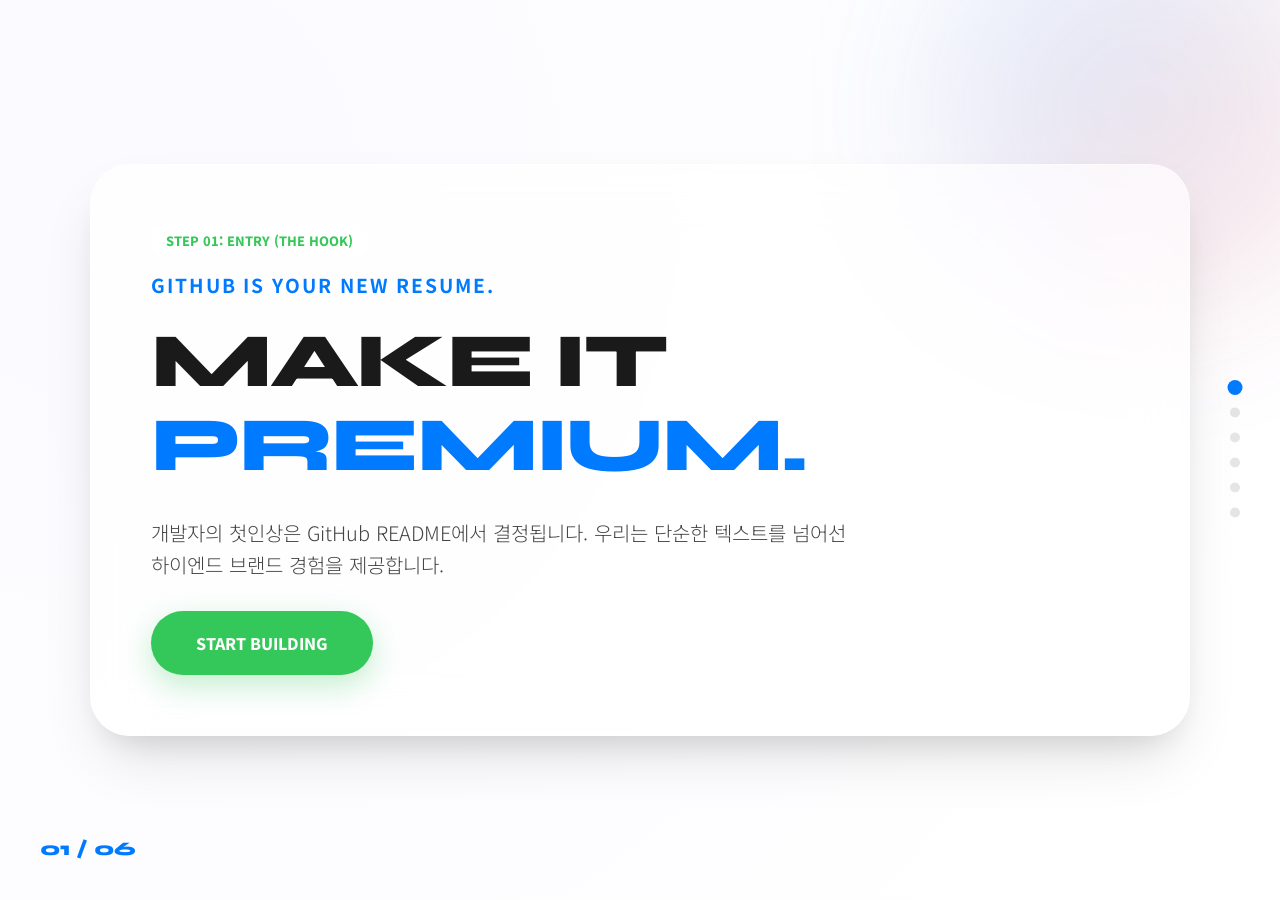
<file: docs/pitchdeck/gitgloss-pitch-deck.html>
<!DOCTYPE html>
<html lang="ko">
<head>
<meta charset="UTF-8">
<meta name="viewport" content="width=device-width, initial-scale=1.0">
<title>GitGloss — Premium Identity Studio</title>
<link rel="preconnect" href="https://fonts.googleapis.com">
<link href="https://fonts.googleapis.com/css2?family=Syne:wght@400;700;800;900&family=Noto+Sans+KR:wght@300;400;500;700;900&display=swap" rel="stylesheet">
<style>
/* [Design System: Studio White] - UX 전략가 정의 변수 */
:root {
  --ink:    #1A1A1A; /* 가독성을 위한 Deep Black */
  --paper:  #FFFFFF; /* Studio White: 순백색 배경 */
  
  /* Functional Accents: Milestone Colors */
  --blue:   #007AFF; /* Strategy: Trust (Impact Leader) */
  --red:    #FF3B30; /* Strategy: Passion (Tech Specialist) */
  --yellow: #FFCC00; /* Strategy: Energy (Versatile Maker) */
  --green:  #34C759; /* Entry & Conversion: Success */
  --white:  #FFFFFF;

  /* iOS Glassmorphism & 2.5D Depth */
  --glass-bg:     rgba(255, 255, 255, 0.7);
  --glass-border: rgba(255, 255, 255, 0.4);
  --blur:         blur(25px) saturate(180%);
  --shadow-25d:   0 30px 60px -12px rgba(0, 0, 0, 0.12), 0 18px 36px -18px rgba(0, 0, 0, 0.15);
  --shadow-inner: inset 0 1px 1px rgba(255, 255, 255, 0.5);
  
  --transition-premium: 0.8s cubic-bezier(0.215, 0.61, 0.355, 1);
}

* { margin: 0; padding: 0; box-sizing: border-box; -webkit-font-smoothing: antialiased; }

body {
  background-color: var(--paper);
  color: var(--ink);
  font-family: 'Noto Sans KR', sans-serif;
  overflow: hidden;
}

h1, h2, h3, .syne { font-family: 'Syne', sans-serif; text-transform: uppercase; line-height: 1.1; }

#deck {
  width: 100vw;
  height: 100vh;
  overflow-y: scroll;
  scroll-snap-type: y mandatory;
  scroll-behavior: smooth;
}

section {
  width: 100vw;
  height: 100vh;
  scroll-snap-align: start;
  position: relative;
  display: flex;
  align-items: center;
  justify-content: center;
  padding: 5vw;
  background: radial-gradient(circle at 10% 20%, rgba(240, 240, 255, 0.3) 0%, rgba(255, 255, 255, 1) 90%);
}

/* Glassmorphism Card Style */
.content-box {
  position: relative;
  z-index: 2;
  width: 100%;
  max-width: 1100px;
  padding: 60px;
  background: var(--glass-bg);
  backdrop-filter: var(--blur);
  -webkit-backdrop-filter: var(--blur);
  border: 1px solid var(--glass-border);
  border-radius: 40px;
  box-shadow: var(--shadow-25d);
  transition: var(--transition-premium);
}

.content-box:hover {
  transform: translateY(-10px) rotateX(1deg);
}

/* Typography Scale */
.tagline { font-size: 1.2rem; font-weight: 700; color: var(--blue); margin-bottom: 20px; letter-spacing: 0.1em; }
h1 { font-size: clamp(3rem, 6vw, 5.5rem); font-weight: 900; margin-bottom: 30px; letter-spacing: -0.03em; }
h2 { font-size: clamp(2rem, 4vw, 3.5rem); font-weight: 800; margin-bottom: 25px; }
p { font-size: 1.25rem; line-height: 1.6; font-weight: 300; color: #444; max-width: 700px; }

/* Grid Systems */
.grid-2 { display: grid; grid-template-columns: 1.2fr 1fr; gap: 60px; align-items: center; }
.feature-list { list-style: none; margin-top: 30px; }
.feature-item { 
  background: rgba(255,255,255,0.4); 
  padding: 20px; 
  border-radius: 20px; 
  margin-bottom: 15px; 
  border-left: 5px solid var(--blue);
  box-shadow: 0 4px 15px rgba(0,0,0,0.03);
}

/* Accent Indicators (UX Flow Symbols) */
.step-indicator {
  display: inline-block;
  padding: 6px 15px;
  border-radius: 50px;
  font-size: 0.8rem;
  font-weight: 800;
  margin-bottom: 15px;
  background: var(--white);
  box-shadow: var(--shadow-soft);
}

/* Navigation & UI */
#nav {
  position: fixed; right: 40px; top: 50%; transform: translateY(-50%);
  z-index: 100; display: flex; flex-direction: column; gap: 15px;
}
#nav a {
  width: 10px; height: 10px; background: rgba(0,0,0,0.1); border-radius: 50%;
  transition: 0.3s; text-decoration: none;
}
#nav a.on { background: var(--blue); transform: scale(1.5); }

#counter {
  position: fixed; left: 40px; bottom: 40px; z-index: 100;
  font-family: 'Syne'; font-weight: 800; font-size: 1.2rem; color: var(--blue);
}

/* Buttons */
.btn-premium {
  display: inline-block;
  margin-top: 30px;
  padding: 20px 45px;
  background: var(--green); /* Entry/Conversion Accent */
  color: white;
  text-decoration: none;
  border-radius: 50px;
  font-weight: 800;
  box-shadow: 0 10px 30px rgba(52, 199, 89, 0.3);
  transition: var(--transition-premium);
}
.btn-premium:hover { transform: scale(1.05); box-shadow: 0 15px 40px rgba(52, 199, 89, 0.4); }

/* Decorative Elements (2.5D) */
.floating-circle {
  position: absolute; width: 400px; height: 400px;
  background: linear-gradient(135deg, var(--blue), var(--red));
  filter: blur(80px); opacity: 0.15; z-index: 1; border-radius: 50%;
}
</style>
</head>
<body>

<nav id="nav">
  <a href="#s1" class="on"></a>
  <a href="#s2"></a>
  <a href="#s3"></a>
  <a href="#s4"></a>
  <a href="#s5"></a>
  <a href="#s6"></a>
</nav>

<div id="counter">01 / 06</div>

<main id="deck">

<section id="s1">
  <div class="floating-circle" style="top: -10%; right: -5%;"></div>
  <div class="content-box">
    <div class="step-indicator" style="color: var(--green);">STEP 01: ENTRY (THE HOOK)</div>
    <div class="tagline">GITHUB IS YOUR NEW RESUME.</div>
    <h1>MAKE IT<br><span style="color:var(--blue)">PREMIUM.</span></h1>
    <p>개발자의 첫인상은 GitHub README에서 결정됩니다. 우리는 단순한 텍스트를 넘어선 하이엔드 브랜드 경험을 제공합니다.</p>
    <a href="#s2" class="btn-premium">START BUILDING</a>
  </div>
</section>

<section id="s2">
  <div class="content-box">
    <div class="grid-2">
      <div>
        <h2>The Problem:<br>Standard is Boring</h2>
        <p>전 세계 개발자의 90%가 같은 템플릿, 같은 배지를 사용합니다. 당신의 고유한 코드는 왜 평범한 텍스트 뒤에 숨겨져야 합니까?</p>
      </div>
      <div style="background: var(--white); padding: 30px; border-radius: 30px; border: 1px dashed #ccc; transform: rotate(2deg);">
        <div style="font-family: monospace; color: #888; font-size: 0.9rem;">
          # Hello World!<br>
          - 🛠 Skills: Python, JS<br>
          - 🌱 Learning: AI<br>
          <br>
          <span style="color:var(--red)">[당신의 가치는 이보다 큽니다]</span>
        </div>
      </div>
    </div>
  </div>
</section>

<section id="s3">
  <div class="floating-circle" style="bottom: -10%; left: -5%; background: var(--yellow); opacity: 0.1;"></div>
  <div class="content-box">
    <div class="step-indicator" style="color: var(--blue);">STEP 02: DISCOVERY (AI SCAN)</div>
    <div class="grid-2">
      <div style="position: relative;">
        <div style="width: 100%; height: 300px; background: var(--white); border-radius: 20px; box-shadow: var(--shadow-25d); border: 1px solid var(--glass-border); display: flex; align-items: center; justify-content: center; transform: perspective(1000px) rotateY(-15deg);">
            <div style="width: 80%; height: 2px; background: var(--blue); position: absolute; box-shadow: 0 0 20px var(--blue); animation: scan 3s infinite;"></div>
            <span class="syne" style="font-weight: 800; color: var(--blue);">ANALYZING...</span>
        </div>
      </div>
      <div>
        <h2>The Solution:<br>GitGloss Studio</h2>
        <p>AI가 당신의 커밋 히스토리와 기술 스택을 분석하여, 가장 완벽한 페르소나를 도출합니다. 지루한 설정 없이 ID 입력만으로 시작하세요.</p>
      </div>
    </div>
  </div>
</section>

<section id="s4">
  <div class="content-box">
    <div class="step-indicator" style="color: var(--red);">STEP 03 & 04: STRATEGY & BUILDING</div>
    <h2>Core Features</h2>
    <div class="grid-2">
      <ul class="feature-list">
        <li class="feature-item">
          <strong style="color:var(--blue)">AI Persona Analysis:</strong>
          <span>Impact Leader, Tech Specialist, Versatile Maker 중 당신의 정체성을 정의합니다.</span>
        </li>
        <li class="feature-item">
          <strong style="color:var(--red)">40+ Premium Templates:</strong>
          <span>Studio White 언어로 설계된 고감도 디자인 시스템 컴포넌트를 제공합니다.</span>
        </li>
        <li class="feature-item">
          <strong style="color:var(--yellow)">Guardrail UX:</strong>
          <span>어떻게 조합해도 완벽한 정렬과 간격이 유지되는 자동 가이드 시스템.</span>
        </li>
      </ul>
      <div style="padding-left: 20px; border-left: 1px solid #eee;">
        <h3 style="margin-bottom: 15px;">Design System</h3>
        <p style="font-size: 1rem;">iOS 스타일의 글래스모피즘과 2.5D 입체 깊이감을 통해 정적이었던 README에 생동감을 불어넣습니다.</p>
      </div>
    </div>
  </div>
</section>

<section id="s5">
  <div class="content-box" style="text-align: center;">
    <h2>The Vision</h2>
    <p style="margin: 0 auto 40px;">우리는 모든 개발자가 자신만의 브랜드를 갖는 세상을 꿈꿉니다. 코드가 예술이 되고, 프로필이 명품이 되는 순간.</p>
    <div class="grid-2" style="grid-template-columns: 1fr 1fr 1fr; gap: 20px;">
        <div class="glass-card" style="padding: 20px; border-radius: 20px; background: white;">
            <h3 style="color:var(--blue)">100K+</h3>
            <span style="font-size: 0.9rem; color: #888;">Expected Users</span>
        </div>
        <div class="glass-card" style="padding: 20px; border-radius: 20px; background: white;">
            <h3 style="color:var(--red)">40+</h3>
            <span style="font-size: 0.9rem; color: #888;">Global Themes</span>
        </div>
        <div class="glass-card" style="padding: 20px; border-radius: 20px; background: white;">
            <h3 style="color:var(--green)">#1</h3>
            <span style="font-size: 0.9rem; color: #888;">Identity Builder</span>
        </div>
    </div>
  </div>
</section>

<section id="s6">
  <div class="content-box" style="text-align: center; border-color: var(--green);">
    <div class="step-indicator" style="color: var(--green);">STEP 05: CONVERSION (PRIDE)</div>
    <h2>Let's Gloss Your Career.</h2>
    <div style="font-size: 1.5rem; font-weight: 800; margin-bottom: 40px;" class="syne">The New Standard of Developer Identity</div>
    
    <div style="background: white; display: inline-block; padding: 40px; border-radius: 30px; box-shadow: var(--shadow-soft);">
      <div style="font-size: 1.2rem; font-weight: 700; margin-bottom: 10px;">임예지 · Founder</div>
      <div style="color: var(--blue); font-weight: 600;"><a href="mailto:image4362@gmail.com" style="color: inherit; text-decoration: none;">image4362@gmail.com</a></div>
    </div>
    <br>
    <a href="#" class="btn-premium" style="margin-top: 50px;">GET YOUR CODE</a>
  </div>
</section>

</main>

<script>
const deck  = document.getElementById('deck');
const dots  = document.querySelectorAll('#nav a');
const counter = document.getElementById('counter');
const total = dots.length;

deck.addEventListener('scroll', () => {
  const scrollTop = deck.scrollTop;
  const vh = deck.clientHeight;
  const idx = Math.round(scrollTop / vh);
  
  dots.forEach((a, i) => {
    a.classList.toggle('on', i === idx);
  });

  counter.textContent = `${String(idx + 1).padStart(2,'0')} / ${String(total).padStart(2,'0')}`;
});

dots.forEach((dot, i) => {
  dot.addEventListener('click', e => {
    e.preventDefault();
    deck.scrollTo({ top: i * deck.clientHeight, behavior: 'smooth' });
  });
});

// Scan Animation for Mockup
const styleSheet = document.createElement("style");
styleSheet.innerText = `
@keyframes scan {
  0% { top: 10%; opacity: 0; }
  50% { opacity: 1; }
  100% { top: 90%; opacity: 0; }
}`;
document.head.appendChild(styleSheet);
</script>

</body>
</html>
</file>
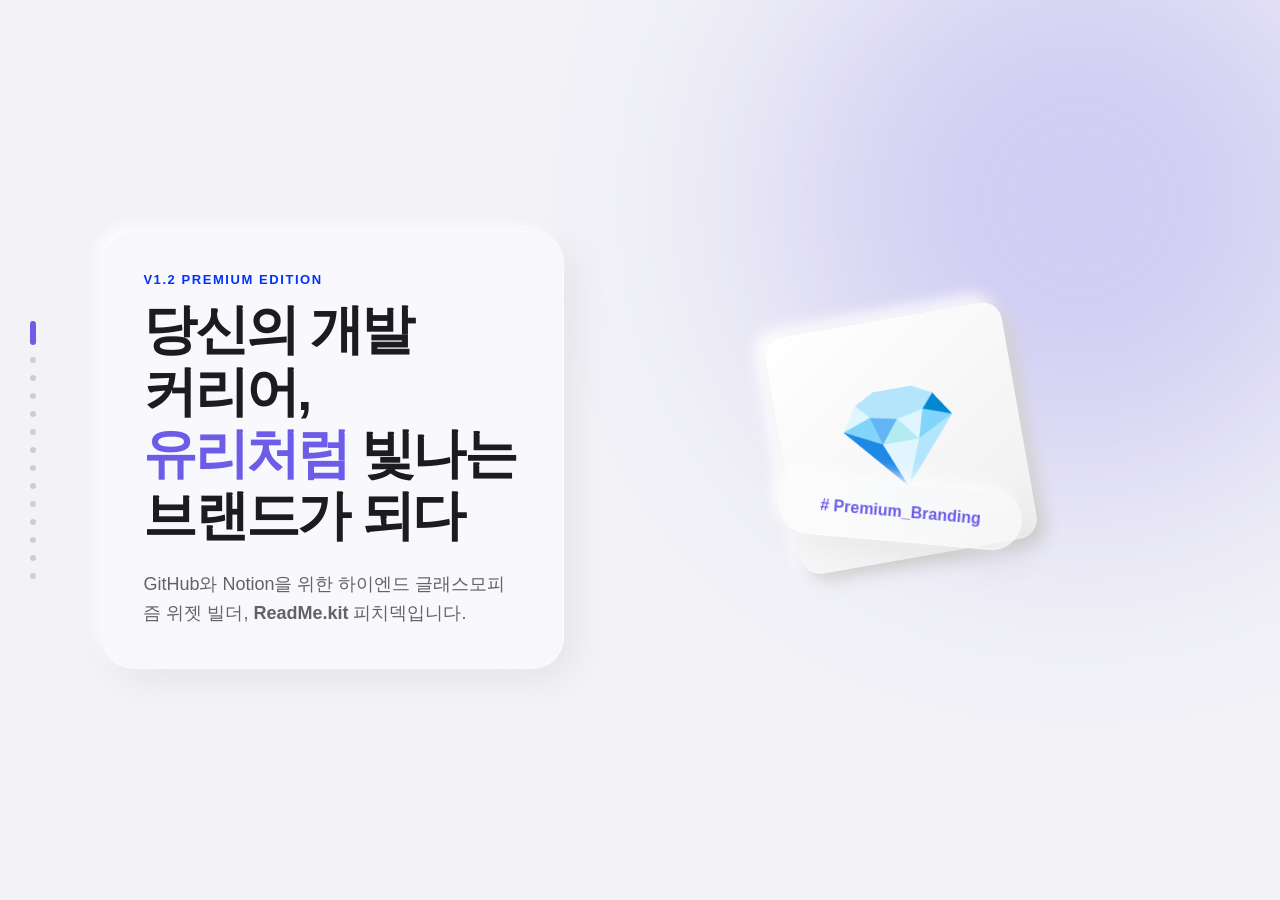
<file: docs/pitchdeck/gitgloss_deck_v.1.2.html>
<!DOCTYPE html>
<html lang="ko">
<head>
  <meta charset="UTF-8">
  <meta name="viewport" content="width=device-width, initial-scale=1.0">
  <meta name="naver-site-verification" content="d3cf9f8cacf2d3e321857160ba601cabeebcd3ba" />
  <title>ReadMe.kit | Premium Identity Studio Pitch Deck</title>
  <style>
    :root {
      /* iOS & Toss Style System + Brand Identity */
      --primary-v: #6C5CE7; /* Electric Violet */
      --primary-b: #0033FF; /* Hyper Blue */
      --sub-mint: #00D2AD;
      --sub-pink: #FF2D55;
      --sub-amber: #FF9F0A;
      
      --bg: #F2F2F7;
      --glass: rgba(255, 255, 255, 0.45);
      --glass-heavy: rgba(255, 255, 255, 0.75);
      --blur: blur(30px) saturate(180%);
      --border: 1px solid rgba(255, 255, 255, 0.5);
      --shadow: 0 10px 40px rgba(0, 0, 0, 0.08);
      --shadow-25d: 12px 12px 35px rgba(0, 0, 0, 0.06), -6px -6px 15px rgba(255, 255, 255, 0.9);
      
      --text-t1: #1C1C1E;
      --text-t2: #636366;
      --radius-lg: 32px;
      --radius-md: 20px;
    }

    * { box-sizing: border-box; margin: 0; padding: 0; -webkit-font-smoothing: antialiased; }
    body { background-color: var(--bg); font-family: 'SF Pro Display', 'Pretendard', sans-serif; color: var(--text-t1); overflow: hidden; }

    /* Scroll Container */
    .deck { height: 100vh; overflow-y: scroll; scroll-snap-type: y mandatory; scroll-behavior: smooth; }
    section { height: 100vh; scroll-snap-align: start; position: relative; display: flex; align-items: center; padding: 0 8%; overflow: hidden; }

    /* Glass Elements */
    .glass { background: var(--glass); backdrop-filter: var(--blur); -webkit-backdrop-filter: var(--blur); border: var(--border); border-radius: var(--radius-lg); box-shadow: var(--shadow-25d); z-index: 10; padding: 40px; }
    .glass-dark { background: var(--glass-heavy); backdrop-filter: var(--blur); border-radius: var(--radius-md); border: var(--border); }
    .glass-card { background: var(--glass); backdrop-filter: var(--blur); border: var(--border); border-radius: var(--radius-md); padding: 32px; box-shadow: var(--shadow); z-index: 1; }

    /* Typography */
    .label { font-size: 13px; font-weight: 800; color: var(--primary-b); text-transform: uppercase; letter-spacing: 0.12em; margin-bottom: 12px; display: block; }
    .h-title { font-size: clamp(34px, 4.2vw, 54px); font-weight: 900; line-height: 1.15; letter-spacing: -0.05em; margin-bottom: 24px; word-break: keep-all; }
    .h-title span.v { color: var(--primary-v); }
    .h-title span.b { color: var(--primary-b); }
    .p-body { font-size: 18px; color: var(--text-t2); line-height: 1.6; max-width: 650px; }

    /* UI & Grid */
    .grid-2 { display: grid; grid-template-columns: 1fr 1.2fr; gap: 60px; width: 100%; align-items: center; }
    .grid-4 { display: grid; grid-template-columns: repeat(4, 1fr); gap: 20px; width: 100%; }
    .icon-25d { width: 80px; height: 80px; background: linear-gradient(145deg, #ffffff, #f0f0f0); border-radius: 20px; box-shadow: 8px 8px 16px #d1d1d1, -8px -8px 16px #ffffff; display: flex; align-items: center; justify-content: center; font-size: 32px; margin-bottom: 24px; }
    
    .mockup { border-radius: 18px; box-shadow: var(--shadow-25d); background: #fff; overflow: hidden; border: 1px solid #E1E4E8; position: relative; }
    .gh-header { background: #24292E; height: 40px; display: flex; align-items: center; padding: 0 15px; gap: 8px; }
    .gh-dot { width: 8px; height: 8px; border-radius: 50%; background: #4B5157; }

    /* SWOT & Map */
    .swot-grid { display: grid; grid-template-columns: 1fr 1fr; gap: 16px; width: 100%; }
    .map-container { width: 100%; height: 400px; position: relative; border-left: 2px solid var(--text-t2); border-bottom: 2px solid var(--text-t2); margin-top: 40px; }
    .dot-map { position: absolute; width: 12px; height: 12px; border-radius: 50%; background: var(--text-t2); }
    .dot-map.main { background: var(--primary-b); width: 24px; height: 24px; box-shadow: 0 0 20px var(--primary-b); z-index: 10; }

    /* Background Decorations */
    .blob { position: absolute; border-radius: 50%; filter: blur(120px); opacity: 0.25; z-index: 0; pointer-events: none; }
    
    /* Navigation */
    nav { position: fixed; left: 30px; top: 50%; transform: translateY(-50%); z-index: 100; display: flex; flex-direction: column; gap: 12px; }
    nav a { width: 6px; height: 6px; border-radius: 50%; background: rgba(0,0,0,0.15); transition: 0.4s; text-decoration: none; }
    nav a.on { height: 24px; border-radius: 3px; background: var(--primary-v); }
  </style>
</head>
<body>

  <nav id="nav">
    <a href="#s1" class="on"></a><a href="#s2"></a><a href="#s3"></a><a href="#s4"></a>
    <a href="#s5"></a><a href="#s6"></a><a href="#s7"></a><a href="#s8"></a>
    <a href="#s9"></a><a href="#s10"></a><a href="#s11"></a><a href="#s12"></a>
    <a href="#s13"></a><a href="#s14"></a>
  </nav>

  <main class="deck">
    
    <section id="s1">
      <div class="blob" style="width:600px; height:600px; background:var(--primary-v); top:-100px; right:-100px;"></div>
      <div class="grid-2">
        <div class="glass">
          <span class="label">v1.2 Premium Edition</span>
          <h1 class="h-title">당신의 개발 커리어,<br><span class="v">유리처럼</span> 빛나는<br>브랜드가 되다</h1>
          <p class="p-body">GitHub와 Notion을 위한 하이엔드 글래스모피즘 위젯 빌더, <b>ReadMe.kit</b> 피치덱입니다.</p>
        </div>
        <div style="display:flex; justify-content:center; align-items:center; position:relative;">
          <div class="icon-25d" style="width:240px; height:240px; font-size:100px; transform: rotate(-10deg);">💎</div>
          <div class="glass" style="position:absolute; padding:20px 40px; bottom:40px; transform: rotate(5deg);">
            <span style="font-weight:900; color:var(--primary-v);"># Premium_Branding</span>
          </div>
        </div>
      </div>
    </section>

    <section id="s2" style="background:#fff;">
      <div class="grid-2">
        <div>
          <span class="label">The Logic of Branding</span>
          <h1 class="h-title">왜 GenZ 개발자는<br><span class="b">'깃꾸'</span>에 열광할까요?</h1>
          <p class="p-body">디지털 네이티브에게 깃허브는 단순한 저장소가 아닙니다. 나를 증명하는 <b>'디지털 자아'</b>의 확장이며, 성장을 전시하는 가장 세련된 방식입니다.</p>
        </div>
        <div class="glass-card">
          <div style="margin-bottom: 24px;">
            <h3 style="font-size: 18px; margin-bottom: 8px;">소비 트렌드: Value Shot</h3>
            <p style="font-size: 15px; color: var(--text-t2);">본인의 전문성을 시각적으로 즉각 증명하는 도구에 투자</p>
          </div>
          <div style="margin-bottom: 24px;">
            <h3 style="font-size: 18px; margin-bottom: 8px;">셀프 브랜딩: Identity Tool</h3>
            <p style="font-size: 15px; color: var(--text-t2);">다꾸 문화가 IT 생태계로 전이된 '깃꾸' 현상</p>
          </div>
          <div class="glass-dark" style="padding: 20px; border-radius: 12px; background: rgba(0,51,255,0.05);">
            <p style="font-size: 14px; font-weight: 700; color: var(--primary-b);">"잘 꾸며진 깃허브는 연봉 협상의 첫 번째 무기입니다"</p>
          </div>
        </div>
      </div>
    </section>

    <section id="s3">
      <div class="grid-2">
        <div class="mockup" style="height:350px; background:#F6F8FA;">
          <div class="gh-header"><div class="gh-dot"></div><div class="gh-dot"></div><div class="gh-dot"></div></div>
          <div style="padding:40px; color:#D1D5DA; font-family:monospace; line-height:1.8;">
            # My Profile<br>
            - Java, Spring, React<br>
            - 3 Projects done.<br>
            [Dull text here...]
          </div>
          <div style="position:absolute; top:20%; right:20px; transform:rotate(10deg);" class="glass">
             <span style="font-weight:900; color:var(--sub-pink);">BORING ❌</span>
          </div>
        </div>
        <div>
          <span class="label">The Pain Point</span>
          <h1 class="h-title">아무도 읽지 않는<br>텍스트 중심의 프로필</h1>
          <p class="p-body">현재의 깃허브 프로필은 정보를 나열할 뿐, 감동을 주지 못합니다. 수동으로 마크다운을 수정하는 번거로움은 브랜딩의 진입장벽이 됩니다.</p>
        </div>
      </div>
    </section>

    <section id="s4" style="background:var(--primary-b);">
      <div style="text-align:center; color:#fff; width:100%;">
        <span class="label" style="color:rgba(255,255,255,0.7);">The Solution</span>
        <h1 class="h-title" style="color:#fff;">코드 한 줄 없이,<br><span>스튜디오급 퀄리티</span>를 완성하세요</h1>
        <div class="grid-2" style="margin-top:50px; text-align:left;">
          <div class="glass" style="background:rgba(255,255,255,0.1); border-color:rgba(255,255,255,0.2);">
            <div class="icon-25d">🎨</div>
            <h3 style="color:#fff; margin-bottom:10px;">Visual Builder</h3>
            <p style="font-size:14px; opacity:0.8;">실시간 프리뷰를 보며 드래그로 위젯을 구성합니다.</p>
          </div>
          <div class="glass" style="background:rgba(255,255,255,0.1); border-color:rgba(255,255,255,0.2);">
            <div class="icon-25d">✨</div>
            <h3 style="color:#fff; margin-bottom:10px;">Glassmorphism</h3>
            <p style="font-size:14px; opacity:0.8;">iOS 감성의 깊이감 있는 유리알 디자인을 제공합니다.</p>
          </div>
        </div>
      </div>
    </section>

    <section id="s5" style="background:#fff;">
      <div class="grid-2">
        <div>
          <span class="label">GitHub Environment</span>
          <h1 class="h-title">GitHub의 모든 영역을<br><span class="b">커스터마이징</span></h1>
          <p class="p-body">README 상단의 Hero 섹션부터, 사이드바의 Bio 뱃지까지. ReadMe.kit는 마크다운 환경에 최적화된 SVG 위젯을 렌더링합니다.</p>
        </div>
        <div class="mockup" style="height:480px;">
           <div class="gh-header"><div class="gh-dot"></div><div style="font-size:10px; color:#888; margin-left:10px;">github.com/developer</div></div>
           <div style="padding:20px; display:flex; gap:20px;">
              <div style="width:140px; border-right:1px solid #EEE; padding-right:10px;">
                 <div style="width:100px; height:100px; border-radius:50%; background:#F2F2F7; margin-bottom:15px;"></div>
                 <div class="glass-dark" style="height:30px; margin-bottom:5px;"></div>
                 <div class="glass-dark" style="height:30px;"></div>
              </div>
              <div style="flex:1;">
                 <div class="glass" style="height:150px; border-color:var(--primary-v); display:flex; align-items:center; justify-content:center;">
                    <h4 style="color:var(--primary-v); font-weight:900;">2.5D GLASS HERO</h4>
                 </div>
                 <div style="display:grid; grid-template-columns:1fr 1fr; gap:10px; margin-top:15px;">
                    <div class="glass-dark" style="height:80px;"></div>
                    <div class="glass-dark" style="height:80px;"></div>
                 </div>
              </div>
           </div>
        </div>
      </div>
    </section>

    <section id="s6">
       <div class="grid-2">
          <div class="mockup" style="height:400px; padding:30px; background:#fff; border-left:12px solid var(--sub-amber);">
             <div class="icon-25d" style="background:var(--bg);">📒</div>
             <h3 style="font-size:24px; margin-bottom:15px;">Notion Portfolio</h3>
             <div class="glass-dark" style="height:120px; border-color:var(--sub-amber); display:flex; align-items:center; justify-content:center;">
                <span style="font-size:12px; font-weight:800; color:var(--sub-amber);">Embed: Identity_Card.svg</span>
             </div>
          </div>
          <div>
            <span class="label">Notion Integration</span>
            <h1 class="h-title">문서를 넘어선<br><span>포트폴리오 경험</span></h1>
            <p class="p-body">노션 임베드 기능을 통해 실시간 동기화되는 글래스 위젯을 삽입하세요. 텍스트뿐이던 페이지가 전문 웹사이트로 변모합니다.</p>
          </div>
       </div>
    </section>

    <section id="s7" style="background:#fff;">
      <div style="width:100%;">
        <span class="label">Product MVP</span>
        <h1 class="h-title" style="text-align:center;">디자이너의 감각을<br><span>드래그 앤 드롭</span>으로</h1>
        <div class="glass-dark" style="width:100%; height:450px; margin-top:30px; display:flex; overflow:hidden; border: 8px solid #1c1c1e;">
           <div style="width:220px; background:#F9F9FB; border-right:1px solid #EEE; padding:20px;">
              <div class="label" style="font-size:10px;">Theme Selection</div>
              <div class="glass" style="height:40px; margin-bottom:10px; padding:0 10px; display:flex; align-items:center; font-size:12px;">Crystal Clear</div>
              <div class="glass" style="height:40px; border-color:var(--primary-b); padding:0 10px; display:flex; align-items:center; font-size:12px;">Hyper Blue</div>
           </div>
           <div style="flex:1; padding:40px; background:#FFF; display:flex; align-items:center; justify-content:center;">
              <div class="glass" style="width:80%; height:200px; border-color:var(--primary-b); border-width:2px; display:flex; align-items:center; justify-content:center;">
                 <div class="icon-25d" style="margin:0; margin-right:20px;">🚀</div>
                 <div>
                    <h2 style="font-size:24px;">Yeji Lim</h2>
                    <p style="font-size:14px; color:var(--text-t2);">UI/UX Designer</p>
                 </div>
              </div>
           </div>
           <div style="width:250px; background:#F2F2F7; border-left:1px solid #EEE; padding:20px;">
              <div class="label" style="font-size:10px;">Generated Code</div>
              <div style="background:#1C1C1E; color:#7EE787; font-family:monospace; font-size:11px; padding:15px; border-radius:10px; height:300px;">
                 &lt;img src="https://gitgloss.com/api/..." /&gt;
              </div>
           </div>
        </div>
      </div>
    </section>

    <section id="s8">
       <div class="grid-2">
          <div>
            <span class="label">Market Opportunity</span>
            <h1 class="h-title">급성장하는<br><span>'퍼스널 브랜딩'</span> 시장</h1>
            <p class="p-body">전 세계 1억 명의 GitHub 사용자. ReadMe.kit는 그중 자신의 가치를 시각적으로 증명하고 싶어 하는 모든 이를 타겟팅합니다.</p>
          </div>
          <div style="display:flex; flex-direction:column; gap:20px;">
             <div class="glass-dark" style="padding:30px; border-left:8px solid var(--primary-b);">
                <span class="label">TAM</span>
                <h3 style="font-size:24px;">Global Developers (100M+)</h3>
             </div>
             <div class="glass-dark" style="padding:30px; border-left:8px solid var(--primary-v); margin-left:30px;">
                <span class="label">SAM</span>
                <h3 style="font-size:24px;">Portfolio Creators (15M+)</h3>
             </div>
             <div class="glass-dark" style="padding:30px; border-left:8px solid var(--sub-mint); margin-left:60px;">
                <span class="label">SOM</span>
                <h3 style="font-size:24px;">Active Git-Kku Users (1M+)</h3>
             </div>
          </div>
       </div>
    </section>

    <section id="s9" style="background:#fff;">
      <div style="width:100%;">
        <span class="label">Strategic Analysis</span>
        <h1 class="h-title">위기를 기회로 바꾸는<br><span>전략적 접근 (SWOT)</span></h1>
        <div class="swot-grid" style="margin-top:30px;">
          <div class="glass" style="border-top:8px solid var(--sub-mint);">
            <h3 style="color:var(--sub-mint); margin-bottom:12px;">Strengths</h3>
            <p style="font-size:14px; color:var(--text-t2);">• 독보적인 iOS 감성 UI 라이브러리<br>• 노코드 기반의 압도적 편의성<br>• SVG 기반의 고해상도 렌더링</p>
          </div>
          <div class="glass" style="border-top:8px solid var(--sub-pink);">
            <h3 style="color:var(--sub-pink); margin-bottom:12px;">Weaknesses</h3>
            <p style="font-size:14px; color:var(--text-t2);">• 초기 서비스의 인지도 부족<br>• 깃허브 마크다운 제한 사항 준수</p>
          </div>
          <div class="glass" style="border-top:8px solid var(--primary-b);">
            <h3 style="color:var(--primary-b); margin-bottom:12px;">Opportunities</h3>
            <p style="font-size:14px; color:var(--text-t2);">• GenZ 개발자의 브랜딩 시장 확대<br>• 노션 포트폴리오 시장 급성장</p>
          </div>
          <div class="glass" style="border-top:8px solid var(--sub-amber);">
            <h3 style="color:var(--sub-amber); margin-bottom:12px;">Threats</h3>
            <p style="font-size:14px; color:var(--text-t2);">• 유사 오픈소스 서비스의 추격<br>• 깃허브 프로필 자체 기능 고도화</p>
          </div>
        </div>
      </div>
    </section>

    <section id="s10">
      <div style="width:100%;">
        <span class="label">Market Positioning</span>
        <h1 class="h-title">성능 중심의 도구에서<br><span>미학 중심의 스튜디오</span>로</h1>
        <div class="map-container">
          <span style="position:absolute; top:-30px; left:50%; transform:translateX(-50%); font-weight:800; color:var(--primary-v);">High Aesthetic (미학)</span>
          <span style="position:absolute; bottom:-30px; left:50%; transform:translateX(-50%); font-weight:800; color:var(--text-t2);">Functional Only (기능)</span>
          
          <div class="dot-map" style="top: 80%; left: 20%;" title="Shields.io"></div>
          <span style="position:absolute; top:82%; left:22%; font-size:12px;">Shields.io</span>
          
          <div class="dot-map" style="top: 60%; left: 60%;" title="Readme.so"></div>
          <span style="position:absolute; top:62%; left:62%; font-size:12px;">Readme.so</span>
          
          <div style="position:absolute; top:10%; right:10%; width:160px; height:160px; background:rgba(108,92,231,0.05); border-radius:50%; border:2px dashed var(--primary-v);"></div>
          <div class="dot-map main" style="top: 20%; right: 20%;"></div>
          <span style="position:absolute; top:20%; right:25%; font-size:18px; font-weight:900; color:var(--primary-v);">✦ ReadMe.kit</span>
        </div>
      </div>
    </section>

    <section id="s11" style="background:#fff;">
      <div style="width: 100%;">
        <span class="label">Business Model</span>
        <h1 class="h-title">지속 가능한<br><span>성장 엔진</span></h1>
        <div class="grid-4" style="margin-top: 40px;">
          <div class="glass" style="text-align:center; padding:30px;">
            <h3 style="font-size:16px;">Starter</h3>
            <p style="font-size:28px; font-weight:900; margin:15px 0;">Free</p>
            <p style="font-size:12px; color:var(--text-t2);">기본 위젯 & 뱃지</p>
          </div>
          <div class="glass" style="text-align:center; padding:30px; border-color:var(--primary-b); transform: scale(1.05);">
            <h3 style="font-size:16px; color:var(--primary-b);">Pro</h3>
            <p style="font-size:28px; font-weight:900; margin:15px 0;">$4.99</p>
            <p style="font-size:12px; color:var(--text-t2);">고급 글래스 위젯</p>
          </div>
          <div class="glass" style="text-align:center; padding:30px;">
            <h3 style="font-size:16px;">Market</h3>
            <p style="font-size:28px; font-weight:900; margin:15px 0;">Fee</p>
            <p style="font-size:12px; color:var(--text-t2);">테마 판매 수수료</p>
          </div>
          <div class="glass" style="text-align:center; padding:30px;">
            <h3 style="font-size:16px;">B2B</h3>
            <p style="font-size:28px; font-weight:900; margin:15px 0;">Custom</p>
            <p style="font-size:12px; color:var(--text-t2);">기업용 테크 블로그</p>
          </div>
        </div>
      </div>
    </section>

    <section id="s12">
      <div>
        <span class="label">Future Vision</span>
        <h1 class="h-title">개발자의 모든 순간을<br><span>기록하고 전시</span>합니다</h1>
        <div style="position:relative; padding-left:40px; border-left:3px solid var(--primary-v);">
          <div style="margin-bottom:40px;">
            <h3 style="font-size:22px; color:var(--primary-v);">2025.Q3: Premium Launch</h3>
            <p class="p-body">iOS 18 감성의 위젯 세트 50종 출시 및 노션 임베드 공식 지원</p>
          </div>
          <div style="margin-bottom:40px;">
            <h3 style="font-size:22px; color:var(--primary-v);">2026.Q1: AI Branding</h3>
            <p class="p-body">사용자의 커밋 로그를 분석하여 어울리는 디자인 자동 추천</p>
          </div>
          <div>
            <h3 style="font-size:22px; color:var(--primary-v);">2026.Q3: Global Marketplace</h3>
            <p class="p-body">전 세계 디자이너들이 위젯 테마를 판매하는 오픈 생태계 구축</p>
          </div>
        </div>
      </div>
    </section>

    <section id="s13" style="background:var(--primary-b);">
      <div style="text-align:center; color:#fff; width:100%;">
        <h1 class="h-title" style="color:#fff; font-size:64px; margin-bottom:20px;">Let's Gloss Your Career</h1>
        <p style="font-size:22px; opacity:0.8; margin-bottom:60px;">함께 새로운 개발 문화를 만들어갈 파트너를 찾습니다.</p>
        <div class="glass" style="background:rgba(255,255,255,0.1); border:1px solid rgba(255,255,255,0.2); display:inline-block; padding:30px 80px;">
          <h3 style="font-size:28px; letter-spacing:-0.02em;">임예지 | image4362@gmail.com</h3>
        </div>
      </div>
    </section>

    <section id="s14">
      <div class="blob" style="width:800px; height:800px; background:var(--primary-v); bottom:-200px; left:-200px;"></div>
      <div style="text-align:center; width:100%;">
        <div class="icon-25d" style="margin: 0 auto 40px; width:120px; height:120px; font-size:60px;">💎</div>
        <h1 class="h-title">경청해주셔서 감사합니다</h1>
        <p class="p-body" style="margin: 0 auto;"><b>ReadMe.kit</b>: The New Standard of Developer Identity</p>
      </div>
    </section>

  </main>

  <script>
    const nav = document.getElementById('nav');
    const dots = nav.querySelectorAll('a');
    const deck = document.querySelector('.deck');
    const sections = document.querySelectorAll('section');

    deck.onscroll = () => {
      let current = "";
      sections.forEach((section) => {
        const sectionTop = section.offsetTop;
        if (deck.scrollTop >= sectionTop - window.innerHeight / 2) {
          current = section.getAttribute("id");
        }
      });

      dots.forEach((a) => {
        a.classList.remove("on");
        if (a.getAttribute("href") === `#${current}`) {
          a.classList.add("on");
        }
      });
    };
  </script>
</body>
</html>
</file>
